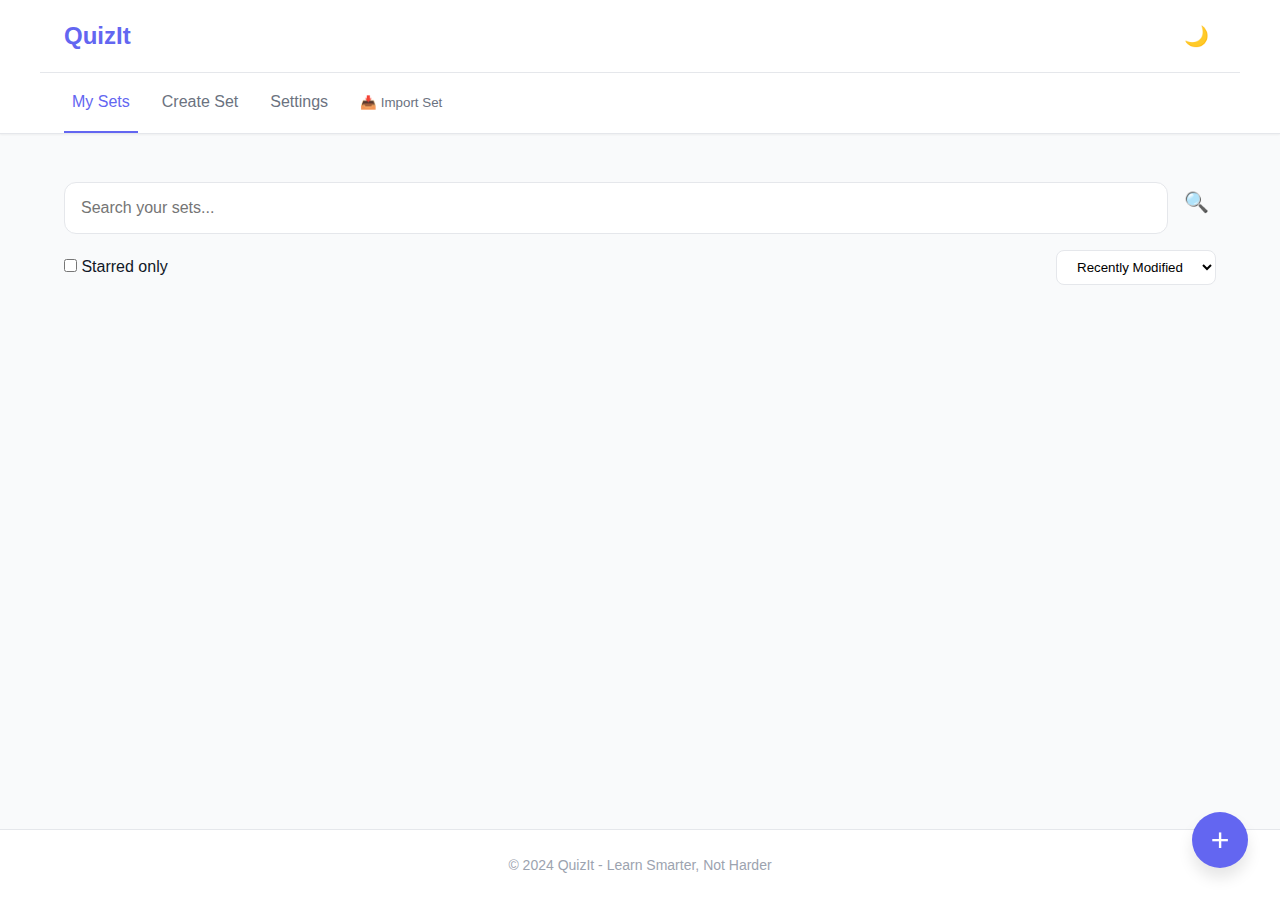
<file: index.html>
<!DOCTYPE html>
<html lang="en">
<head>
    <meta charset="UTF-8">
    <meta name="viewport" content="width=device-width, initial-scale=1.0">
    <meta name="description" content="QuizIt - A powerful flashcard PWA for effective learning">
    <meta name="theme-color" content="#6366f1">
    <title>QuizIt - Your Study Sets</title>

    <link rel="manifest" href="manifest.json">
    <link rel="icon" type="image/x-icon" href="images/favicon.ico">

    <link rel="stylesheet" href="css/main.css">
    <link rel="stylesheet" href="css/components.css">
    <link rel="stylesheet" href="css/themes.css">
</head>
<body>
    <div class="app-container">
        <!-- Header -->
        <header class="app-header">
            <div class="header-content">
                <h1 class="app-title">QuizIt</h1>
                <div class="header-actions">
                    <button id="themeToggle" class="icon-btn" title="Toggle theme">
                        <span class="theme-icon">🌙</span>
                    </button>
                    <button id="installBtn" class="btn btn-primary" style="display: none;">
                        Install App
                    </button>
                </div>
            </div>
            <nav class="main-nav">
                <a href="index.html" class="nav-link active">My Sets</a>
                <a href="create.html" class="nav-link">Create Set</a>
                <a href="settings.html" class="nav-link">Settings</a>
                <button id="importSetBtn" class="nav-link" style="background: none; border: none; cursor: pointer;">📥 Import Set</button>
            </nav>
        </header>

        <!-- Main Content -->
        <main class="main-content">
            <div class="content-wrapper">
                <!-- Search and Filter -->
                <div class="search-section">
                    <div class="search-bar">
                        <input type="text" id="searchInput" placeholder="Search your sets..." class="search-input">
                        <button id="searchBtn" class="icon-btn">🔍</button>
                    </div>
                    <div class="filter-options">
                        <label>
                            <input type="checkbox" id="filterStarred"> Starred only
                        </label>
                        <select id="sortSelect" class="sort-select">
                            <option value="modified">Recently Modified</option>
                            <option value="created">Recently Created</option>
                            <option value="name">Name (A-Z)</option>
                            <option value="cards">Card Count</option>
                        </select>
                    </div>
                </div>

                <!-- Card Sets Grid -->
                <div id="setsContainer" class="sets-grid">
                    <!-- Sets will be dynamically loaded here -->
                </div>

                <!-- Empty State -->
                <div id="emptyState" class="empty-state" style="display: none;">
                    <div class="empty-state-icon">📚</div>
                    <h2>No study sets yet</h2>
                    <p>Create your first flashcard set to get started!</p>
                    <a href="create.html" class="btn btn-primary">Create Your First Set</a>
                </div>

                <!-- Floating Action Button -->
                <a href="create.html" class="fab" title="Create new set">
                    <span class="fab-icon">+</span>
                </a>
            </div>
        </main>

        <!-- Footer -->
        <footer class="app-footer">
            <p>&copy; 2024 QuizIt - Learn Smarter, Not Harder</p>
        </footer>
    </div>

    <!-- Set Card Template -->
    <template id="setCardTemplate">
        <div class="set-card" data-set-id="">
            <div class="set-card-header">
                <h3 class="set-title"></h3>
                <button class="star-btn" title="Star this set">⭐</button>
            </div>
            <p class="set-description"></p>
            <div class="set-meta">
                <span class="card-count"></span>
                <span class="last-studied"></span>
            </div>
            <div class="set-stats">
                <div class="stat">
                    <span class="stat-label">Mastery</span>
                    <div class="progress-bar">
                        <div class="progress-fill"></div>
                    </div>
                    <span class="stat-value"></span>
                </div>
            </div>
            <div class="set-actions">
                <button class="btn btn-secondary study-btn" data-mode="flashcards">
                    📇 Flashcards
                </button>
                <button class="btn btn-secondary study-btn" data-mode="learn">
                    📖 Learn
                </button>
                <button class="btn btn-secondary study-btn" data-mode="test">
                    📝 Test
                </button>
                <button class="btn btn-secondary study-btn" data-mode="match">
                    🎯 Match
                </button>
            </div>
            <div class="set-footer">
                <button class="text-btn analytics-btn">📊 Analytics</button>
                <button class="text-btn edit-btn">✏️ Edit</button>
                <button class="text-btn export-btn">📤 Export</button>
                <button class="text-btn delete-btn">🗑️ Delete</button>
            </div>
        </div>
    </template>

    <!-- Test Configuration Modal -->
    <div id="testConfigModal" class="modal" style="display: none;">
        <div class="modal-content">
            <h2>Configure Test</h2>
            <p>How many questions would you like in this test?</p>
            <div class="form-group">
                <label for="testQuestionCount" class="form-label">Number of questions:</label>
                <input
                    type="number"
                    id="testQuestionCount"
                    class="form-input"
                    min="1"
                    value="10"
                    style="width: 100%;"
                >
                <p style="font-size: 0.875rem; color: var(--text-tertiary); margin-top: 8px;">
                    <span id="testConfigHint"></span>
                </p>
            </div>
            <div class="modal-actions">
                <button id="cancelTestConfig" class="btn btn-secondary">Cancel</button>
                <button id="startTestConfig" class="btn btn-primary">Start Test</button>
            </div>
        </div>
    </div>

    <!-- Delete Confirmation Modal -->
    <div id="deleteModal" class="modal" style="display: none;">
        <div class="modal-content">
            <h2>Delete Study Set?</h2>
            <p>Are you sure you want to delete this set? This action cannot be undone.</p>
            <div class="modal-actions">
                <button id="cancelDelete" class="btn btn-secondary">Cancel</button>
                <button id="confirmDelete" class="btn btn-danger">Delete</button>
            </div>
        </div>
    </div>

    <!-- Import Set Modal -->
    <div id="importSetModal" class="modal" style="display: none;">
        <div class="modal-content">
            <h2>Import Study Set</h2>
            <p>Select a QuizIt backup file (.json) to import a complete set with all progress data:</p>
            <div style="margin-bottom: 1rem;">
                <input type="file" id="importSetFile" accept=".json" style="display: none;">
                <button onclick="document.getElementById('importSetFile').click()" class="btn btn-secondary" style="width: 100%;">
                    📁 Choose File
                </button>
            </div>
            <p style="font-size: 0.875rem; color: var(--text-tertiary); margin-top: 8px;">
                This will create a new study set with all cards, images, and your learning progress.
            </p>
            <div class="modal-actions">
                <button id="cancelImportSet" class="btn btn-secondary">Cancel</button>
            </div>
        </div>
    </div>

    <!-- Export Set Modal -->
    <div id="exportSetModal" class="modal" style="display: none;">
        <div class="modal-content">
            <h2>Export Study Set</h2>
            <p>Download a complete backup including all cards, images, and your progress:</p>
            <div class="modal-actions">
                <button id="closeExportSet" class="btn btn-secondary">Cancel</button>
                <button id="downloadFullSet" class="btn btn-primary">💾 Download Backup</button>
            </div>
        </div>
    </div>

    <script type="module" src="js/app.js"></script>
</body>
</html>
</file>
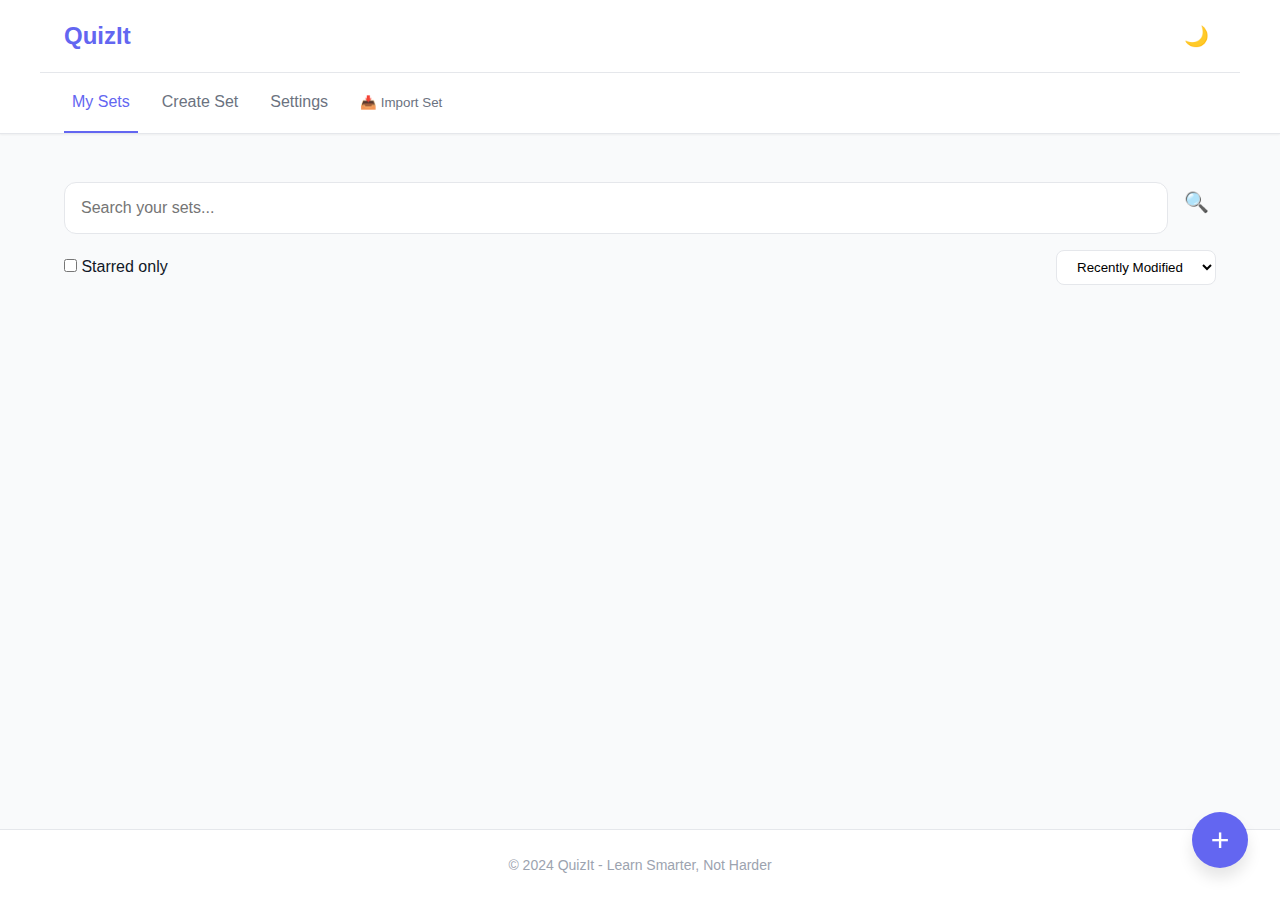
<file: analytics.html>
<!DOCTYPE html>
<html lang="en">
<head>
    <meta charset="UTF-8">
    <meta name="viewport" content="width=device-width, initial-scale=1.0">
    <meta name="description" content="QuizIt - Performance Analytics">
    <meta name="theme-color" content="#6366f1">
    <title>QuizIt - Analytics</title>

    <link rel="manifest" href="manifest.json">
    <link rel="icon" type="image/x-icon" href="images/favicon.ico">

    <link rel="stylesheet" href="css/main.css">
    <link rel="stylesheet" href="css/components.css">
    <link rel="stylesheet" href="css/analytics.css">
    <link rel="stylesheet" href="css/themes.css">
</head>
<body>
    <div class="app-container">
        <!-- Header -->
        <header class="app-header">
            <div class="header-content">
                <a href="index.html" class="back-btn">← Back</a>
                <h1 id="setTitle" class="page-title">Analytics</h1>
                <button id="themeToggle" class="icon-btn" title="Toggle theme">
                    <span class="theme-icon">🌙</span>
                </button>
            </div>
        </header>

        <!-- Main Content -->
        <main class="analytics-container">
            <div class="analytics-wrapper">

                <!-- Overview Stats -->
                <section class="overview-section">
                    <h2>Overview</h2>
                    <div class="stats-grid">
                        <div class="stat-card">
                            <div class="stat-icon">📚</div>
                            <div class="stat-info">
                                <div class="stat-value" id="totalCards">0</div>
                                <div class="stat-label">Total Cards</div>
                            </div>
                        </div>
                        <div class="stat-card">
                            <div class="stat-icon">📖</div>
                            <div class="stat-info">
                                <div class="stat-value" id="totalSessions">0</div>
                                <div class="stat-label">Study Sessions</div>
                            </div>
                        </div>
                        <div class="stat-card">
                            <div class="stat-icon">⏱️</div>
                            <div class="stat-info">
                                <div class="stat-value" id="totalTime">0h 0m</div>
                                <div class="stat-label">Total Time</div>
                            </div>
                        </div>
                        <div class="stat-card">
                            <div class="stat-icon">🎯</div>
                            <div class="stat-info">
                                <div class="stat-value" id="overallAccuracy">0%</div>
                                <div class="stat-label">Overall Accuracy</div>
                            </div>
                        </div>
                        <div class="stat-card">
                            <div class="stat-icon">🏆</div>
                            <div class="stat-info">
                                <div class="stat-value" id="masteryLevel">0%</div>
                                <div class="stat-label">Mastery Level</div>
                            </div>
                        </div>
                        <div class="stat-card">
                            <div class="stat-icon">📈</div>
                            <div class="stat-info">
                                <div class="stat-value" id="avgScore">0%</div>
                                <div class="stat-label">Average Score</div>
                            </div>
                        </div>
                    </div>
                </section>

                <!-- Performance Over Time Chart -->
                <section class="chart-section">
                    <h2>Performance Over Time</h2>
                    <div class="chart-controls">
                        <select id="timeRangeSelect" class="chart-select">
                            <option value="7">Last 7 Days</option>
                            <option value="30" selected>Last 30 Days</option>
                            <option value="90">Last 90 Days</option>
                            <option value="all">All Time</option>
                        </select>
                    </div>
                    <div class="chart-container">
                        <canvas id="performanceChart"></canvas>
                    </div>
                </section>

                <!-- Accuracy by Mode Chart -->
                <section class="chart-section">
                    <h2>Accuracy by Study Mode</h2>
                    <div class="chart-container chart-container-small">
                        <canvas id="accuracyByModeChart"></canvas>
                    </div>
                </section>

                <!-- Study Sessions History -->
                <section class="sessions-section">
                    <h2>Recent Study Sessions</h2>
                    <div id="sessionsContainer" class="sessions-list">
                        <!-- Sessions will be dynamically loaded -->
                    </div>
                </section>

                <!-- Card Performance Details -->
                <section class="card-performance-section">
                    <h2>Card Performance</h2>
                    <div class="performance-controls">
                        <select id="performanceFilter" class="chart-select">
                            <option value="all">All Cards</option>
                            <option value="struggling">Struggling With</option>
                            <option value="mastered">Mastered</option>
                            <option value="learning">Learning</option>
                        </select>
                        <select id="sortBy" class="chart-select">
                            <option value="accuracy">Sort by Accuracy</option>
                            <option value="attempts">Sort by Attempts</option>
                            <option value="lastStudied">Sort by Last Studied</option>
                        </select>
                    </div>
                    <div id="cardPerformanceContainer" class="card-performance-list">
                        <!-- Card performance items will be dynamically loaded -->
                    </div>
                </section>

                <!-- Heatmap -->
                <section class="heatmap-section">
                    <h2>Study Activity Heatmap</h2>
                    <div id="heatmapContainer" class="heatmap-container">
                        <!-- Heatmap will be dynamically generated -->
                    </div>
                </section>

                <!-- Flashcard Mastery Heatmap -->
                <section class="heatmap-section">
                    <h2>Flashcard Mastery Heatmap</h2>
                    <p style="font-size: 0.875rem; color: var(--text-tertiary); margin-bottom: var(--spacing-md);">
                        Click on any card to view its details
                    </p>
                    <div class="mastery-legend">
                        <span class="legend-label">0%</span>
                        <div class="legend-gradient"></div>
                        <span class="legend-label">100%</span>
                    </div>
                    <div id="cardMasteryHeatmap" class="card-mastery-heatmap">
                        <!-- Card mastery heatmap will be dynamically generated -->
                    </div>
                </section>

            </div>
        </main>
    </div>

    <!-- Card Detail Modal -->
    <div id="cardDetailModal" class="modal" style="display: none;">
        <div class="modal-content">
            <h2>Card Details</h2>
            <div id="cardDetailContent" class="card-detail-content">
                <div class="flashcard-preview">
                    <div class="flashcard-preview-side">
                        <div class="card-label">TERM</div>
                        <img id="modalCardFrontImage" class="card-image" style="display: none;" alt="">
                        <div id="modalCardFront" class="card-content"></div>
                    </div>
                    <div class="flashcard-preview-side">
                        <div class="card-label">DEFINITION</div>
                        <img id="modalCardBackImage" class="card-image" style="display: none;" alt="">
                        <div id="modalCardBack" class="card-content"></div>
                    </div>
                </div>
                <div class="card-detail-stats">
                    <div class="detail-stat">
                        <span class="detail-label">Mastery</span>
                        <span id="modalCardMastery" class="detail-value">0%</span>
                    </div>
                    <div class="detail-stat">
                        <span class="detail-label">Accuracy</span>
                        <span id="modalCardAccuracy" class="detail-value">0%</span>
                    </div>
                    <div class="detail-stat">
                        <span class="detail-label">Total Attempts</span>
                        <span id="modalCardAttempts" class="detail-value">0</span>
                    </div>
                    <div class="detail-stat">
                        <span class="detail-label">Correct</span>
                        <span id="modalCardCorrect" class="detail-value">0</span>
                    </div>
                    <div class="detail-stat">
                        <span class="detail-label">Incorrect</span>
                        <span id="modalCardIncorrect" class="detail-value">0</span>
                    </div>
                    <div class="detail-stat">
                        <span class="detail-label">Next Review</span>
                        <span id="modalCardNextReview" class="detail-value">-</span>
                    </div>
                </div>
            </div>
            <div class="modal-actions">
                <button id="closeCardDetail" class="btn btn-primary">Close</button>
            </div>
        </div>
    </div>

    <!-- Session Item Template -->
    <template id="sessionTemplate">
        <div class="session-item">
            <div class="session-header">
                <div class="session-mode"></div>
                <div class="session-date"></div>
            </div>
            <div class="session-stats">
                <span class="session-stat">
                    <span class="stat-label">Cards:</span>
                    <span class="session-cards"></span>
                </span>
                <span class="session-stat">
                    <span class="stat-label">Accuracy:</span>
                    <span class="session-accuracy"></span>
                </span>
                <span class="session-stat">
                    <span class="stat-label">Time:</span>
                    <span class="session-duration"></span>
                </span>
            </div>
        </div>
    </template>

    <!-- Card Performance Item Template -->
    <template id="cardPerformanceTemplate">
        <div class="card-performance-item">
            <div class="card-performance-header">
                <div class="card-term"></div>
                <div class="card-status-badge"></div>
            </div>
            <div class="card-performance-stats">
                <div class="performance-stat">
                    <span class="stat-label">Accuracy</span>
                    <div class="progress-bar">
                        <div class="progress-fill"></div>
                    </div>
                    <span class="stat-value"></span>
                </div>
                <div class="performance-stat-grid">
                    <div class="mini-stat">
                        <span class="mini-label">Attempts</span>
                        <span class="mini-value attempts-count"></span>
                    </div>
                    <div class="mini-stat">
                        <span class="mini-label">Correct</span>
                        <span class="mini-value correct-count"></span>
                    </div>
                    <div class="mini-stat">
                        <span class="mini-label">Last Studied</span>
                        <span class="mini-value last-studied"></span>
                    </div>
                    <div class="mini-stat">
                        <span class="mini-label">Next Review</span>
                        <span class="mini-value next-review"></span>
                    </div>
                </div>
            </div>
        </div>
    </template>

    <script src="lib/chart.min.js"></script>
    <script type="module" src="js/analytics.js"></script>
</body>
</html>
</file>
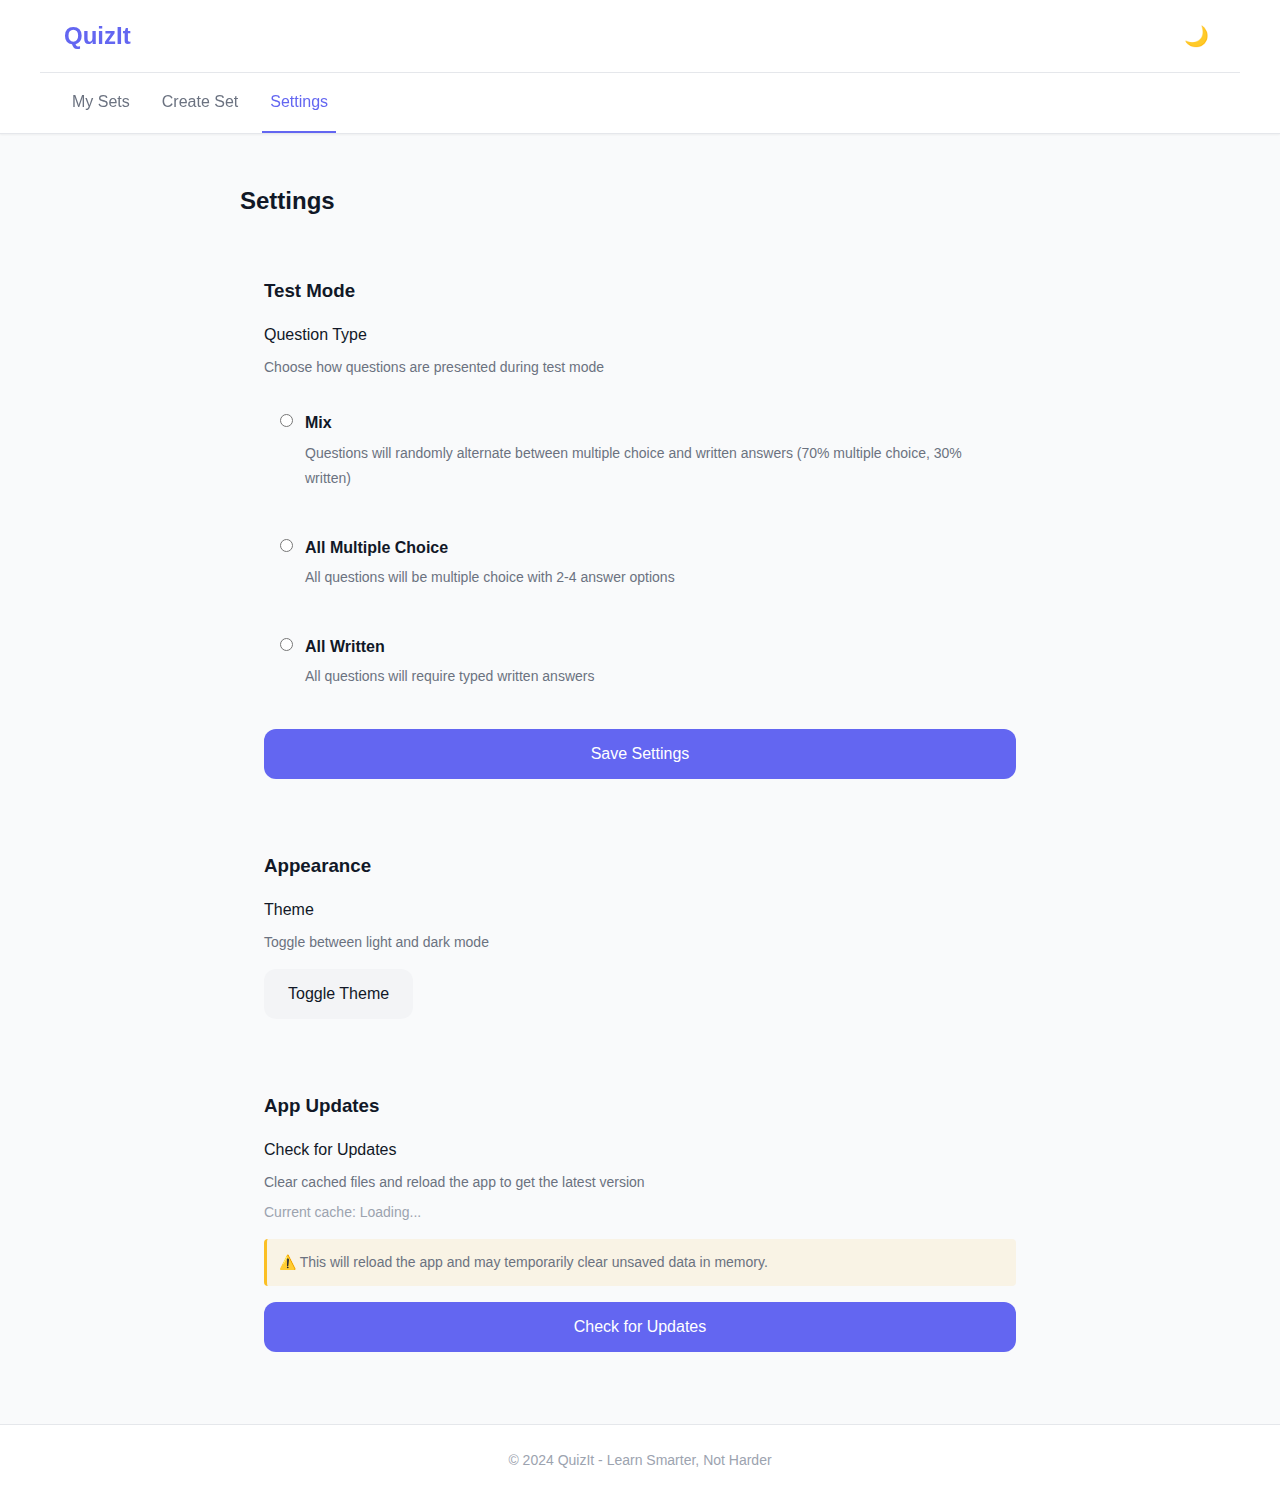
<file: settings.html>
<!DOCTYPE html>
<html lang="en">
<head>
    <meta charset="UTF-8">
    <meta name="viewport" content="width=device-width, initial-scale=1.0">
    <meta name="description" content="QuizIt Settings - Configure your learning preferences">
    <meta name="theme-color" content="#6366f1">
    <title>QuizIt - Settings</title>

    <link rel="manifest" href="manifest.json">
    <link rel="icon" type="image/x-icon" href="images/favicon.ico">

    <link rel="stylesheet" href="css/main.css">
    <link rel="stylesheet" href="css/components.css">
    <link rel="stylesheet" href="css/themes.css">
</head>
<body>
    <div class="app-container">
        <!-- Header -->
        <header class="app-header">
            <div class="header-content">
                <h1 class="app-title">QuizIt</h1>
                <div class="header-actions">
                    <button id="themeToggle" class="icon-btn" title="Toggle theme">
                        <span class="theme-icon">🌙</span>
                    </button>
                </div>
            </div>
            <nav class="main-nav">
                <a href="index.html" class="nav-link">My Sets</a>
                <a href="create.html" class="nav-link">Create Set</a>
                <a href="settings.html" class="nav-link active">Settings</a>
            </nav>
        </header>

        <!-- Main Content -->
        <main class="main-content">
            <div class="content-wrapper" style="max-width: 800px; margin: 0 auto;">
                <h2 style="margin-bottom: 2rem;">Settings</h2>

                <!-- Test Mode Settings -->
                <div class="settings-section" style="background: var(--surface); padding: 1.5rem; border-radius: 12px; margin-bottom: 1.5rem;">
                    <h3 style="margin-top: 0; margin-bottom: 1rem; color: var(--text-primary);">Test Mode</h3>

                    <div class="setting-item" style="margin-bottom: 1.5rem;">
                        <label style="display: block; font-weight: 500; margin-bottom: 0.5rem; color: var(--text-primary);">
                            Question Type
                        </label>
                        <p style="font-size: 0.875rem; color: var(--text-secondary); margin-bottom: 1rem;">
                            Choose how questions are presented during test mode
                        </p>

                        <div class="radio-group">
                            <label class="radio-option" style="display: flex; align-items: flex-start; padding: 1rem; border: 2px solid var(--border); border-radius: 8px; margin-bottom: 0.75rem; cursor: pointer; transition: all 0.2s;">
                                <input type="radio" name="questionType" value="mix" id="questionTypeMix" style="margin-right: 0.75rem; margin-top: 0.25rem;">
                                <div>
                                    <strong style="display: block; margin-bottom: 0.25rem;">Mix</strong>
                                    <span style="font-size: 0.875rem; color: var(--text-secondary);">
                                        Questions will randomly alternate between multiple choice and written answers (70% multiple choice, 30% written)
                                    </span>
                                </div>
                            </label>

                            <label class="radio-option" style="display: flex; align-items: flex-start; padding: 1rem; border: 2px solid var(--border); border-radius: 8px; margin-bottom: 0.75rem; cursor: pointer; transition: all 0.2s;">
                                <input type="radio" name="questionType" value="mc" id="questionTypeMC" style="margin-right: 0.75rem; margin-top: 0.25rem;">
                                <div>
                                    <strong style="display: block; margin-bottom: 0.25rem;">All Multiple Choice</strong>
                                    <span style="font-size: 0.875rem; color: var(--text-secondary);">
                                        All questions will be multiple choice with 2-4 answer options
                                    </span>
                                </div>
                            </label>

                            <label class="radio-option" style="display: flex; align-items: flex-start; padding: 1rem; border: 2px solid var(--border); border-radius: 8px; cursor: pointer; transition: all 0.2s;">
                                <input type="radio" name="questionType" value="written" id="questionTypeWritten" style="margin-right: 0.75rem; margin-top: 0.25rem;">
                                <div>
                                    <strong style="display: block; margin-bottom: 0.25rem;">All Written</strong>
                                    <span style="font-size: 0.875rem; color: var(--text-secondary);">
                                        All questions will require typed written answers
                                    </span>
                                </div>
                            </label>
                        </div>
                    </div>

                    <button id="saveSettings" class="btn btn-primary" style="width: 100%;">
                        Save Settings
                    </button>
                </div>

                <!-- Theme Settings -->
                <div class="settings-section" style="background: var(--surface); padding: 1.5rem; border-radius: 12px; margin-bottom: 1.5rem;">
                    <h3 style="margin-top: 0; margin-bottom: 1rem; color: var(--text-primary);">Appearance</h3>

                    <div class="setting-item">
                        <label style="display: block; font-weight: 500; margin-bottom: 0.5rem; color: var(--text-primary);">
                            Theme
                        </label>
                        <p style="font-size: 0.875rem; color: var(--text-secondary); margin-bottom: 1rem;">
                            Toggle between light and dark mode
                        </p>
                        <button id="themeToggleSettings" class="btn btn-secondary">
                            Toggle Theme
                        </button>
                    </div>
                </div>

                <!-- App Updates -->
                <div class="settings-section" style="background: var(--surface); padding: 1.5rem; border-radius: 12px;">
                    <h3 style="margin-top: 0; margin-bottom: 1rem; color: var(--text-primary);">App Updates</h3>

                    <div class="setting-item">
                        <label style="display: block; font-weight: 500; margin-bottom: 0.5rem; color: var(--text-primary);">
                            Check for Updates
                        </label>
                        <p style="font-size: 0.875rem; color: var(--text-secondary); margin-bottom: 0.5rem;">
                            Clear cached files and reload the app to get the latest version
                        </p>
                        <p id="cacheVersion" style="font-size: 0.875rem; color: var(--text-tertiary); margin-bottom: 1rem;">
                            Current cache: Loading...
                        </p>
                        <p style="font-size: 0.875rem; color: var(--text-secondary); margin-bottom: 1rem; padding: 0.75rem; background: var(--warning-light, rgba(251, 191, 36, 0.1)); border-left: 3px solid var(--warning, #fbbf24); border-radius: 4px;">
                            ⚠️ This will reload the app and may temporarily clear unsaved data in memory.
                        </p>
                        <button id="checkForUpdates" class="btn btn-primary" style="width: 100%;">
                            <span id="updateButtonText">Check for Updates</span>
                        </button>
                    </div>
                </div>
            </div>
        </main>

        <!-- Footer -->
        <footer class="app-footer">
            <p>&copy; 2024 QuizIt - Learn Smarter, Not Harder</p>
        </footer>
    </div>

    <script type="module">
        import { getThemePreference, setThemePreference, toggleTheme, getTestQuestionTypePreference, setTestQuestionTypePreference, showToast } from './js/utils.js';

        // Define helper function first
        function updateThemeIcon() {
            const theme = getThemePreference();
            const icons = document.querySelectorAll('.theme-icon');
            icons.forEach(icon => {
                icon.textContent = theme === 'light' ? '🌙' : '☀️';
            });
        }

        // Initialize theme on page load
        const currentTheme = getThemePreference();
        setThemePreference(currentTheme);
        updateThemeIcon();

        // Load current settings
        const currentType = getTestQuestionTypePreference();
        const radioButton = document.getElementById(`questionType${currentType === 'mc' ? 'MC' : currentType === 'written' ? 'Written' : 'Mix'}`);
        if (radioButton) {
            radioButton.checked = true;
        }

        // Add visual feedback for selected radio option
        document.querySelectorAll('.radio-option').forEach(option => {
            const input = option.querySelector('input[type="radio"]');

            // Set initial state
            if (input.checked) {
                option.style.borderColor = 'var(--primary)';
                option.style.backgroundColor = 'var(--primary-light, rgba(99, 102, 241, 0.1))';
            }

            option.addEventListener('click', () => {
                // Remove highlight from all options
                document.querySelectorAll('.radio-option').forEach(opt => {
                    opt.style.borderColor = 'var(--border)';
                    opt.style.backgroundColor = 'transparent';
                });

                // Highlight selected option
                option.style.borderColor = 'var(--primary)';
                option.style.backgroundColor = 'var(--primary-light, rgba(99, 102, 241, 0.1))';
            });
        });

        // Save settings
        document.getElementById('saveSettings').addEventListener('click', () => {
            const selectedType = document.querySelector('input[name="questionType"]:checked').value;
            console.log('[DEBUG] Settings page - User selected:', selectedType);
            setTestQuestionTypePreference(selectedType);
            console.log('[DEBUG] Settings page - After save, verifying with getter:', getTestQuestionTypePreference());
            showToast('Settings saved successfully!', 'success');
        });

        // Theme toggle buttons
        document.getElementById('themeToggle').addEventListener('click', () => {
            const newTheme = toggleTheme();
            updateThemeIcon();
        });

        document.getElementById('themeToggleSettings').addEventListener('click', () => {
            const newTheme = toggleTheme();
            updateThemeIcon();
        });

        // Display current cache version
        async function displayCacheVersion() {
            try {
                const cacheNames = await caches.keys();
                const quizitCache = cacheNames.find(name => name.startsWith('quizit-'));
                if (quizitCache) {
                    document.getElementById('cacheVersion').textContent = `Current cache: ${quizitCache}`;
                } else {
                    document.getElementById('cacheVersion').textContent = 'Current cache: No cache found';
                }
            } catch (error) {
                console.error('Error getting cache version:', error);
                document.getElementById('cacheVersion').textContent = 'Current cache: Unable to detect';
            }
        }

        // Check for updates function
        async function checkForUpdates() {
            const button = document.getElementById('checkForUpdates');
            const buttonText = document.getElementById('updateButtonText');

            try {
                // Disable button and show loading state
                button.disabled = true;
                buttonText.textContent = 'Updating...';

                // Step 1: Unregister all service workers
                if ('serviceWorker' in navigator) {
                    const registrations = await navigator.serviceWorker.getRegistrations();
                    for (let registration of registrations) {
                        await registration.unregister();
                        console.log('Service worker unregistered');
                    }
                }

                // Step 2: Clear all caches
                const cacheNames = await caches.keys();
                await Promise.all(
                    cacheNames.map(cacheName => {
                        console.log('Deleting cache:', cacheName);
                        return caches.delete(cacheName);
                    })
                );

                // Step 3: Show success message
                buttonText.textContent = 'Reloading...';
                showToast('Cache cleared! Reloading app...', 'success', 2000);

                // Step 4: Reload the page after a short delay
                setTimeout(() => {
                    window.location.reload(true);
                }, 1500);

            } catch (error) {
                console.error('Error during update:', error);
                showToast('Error clearing cache. Please try manually refreshing.', 'error');
                button.disabled = false;
                buttonText.textContent = 'Check for Updates';
            }
        }

        // Initialize cache version display
        displayCacheVersion();

        // Check for Updates button
        document.getElementById('checkForUpdates').addEventListener('click', checkForUpdates);
    </script>
</body>
</html>
</file>
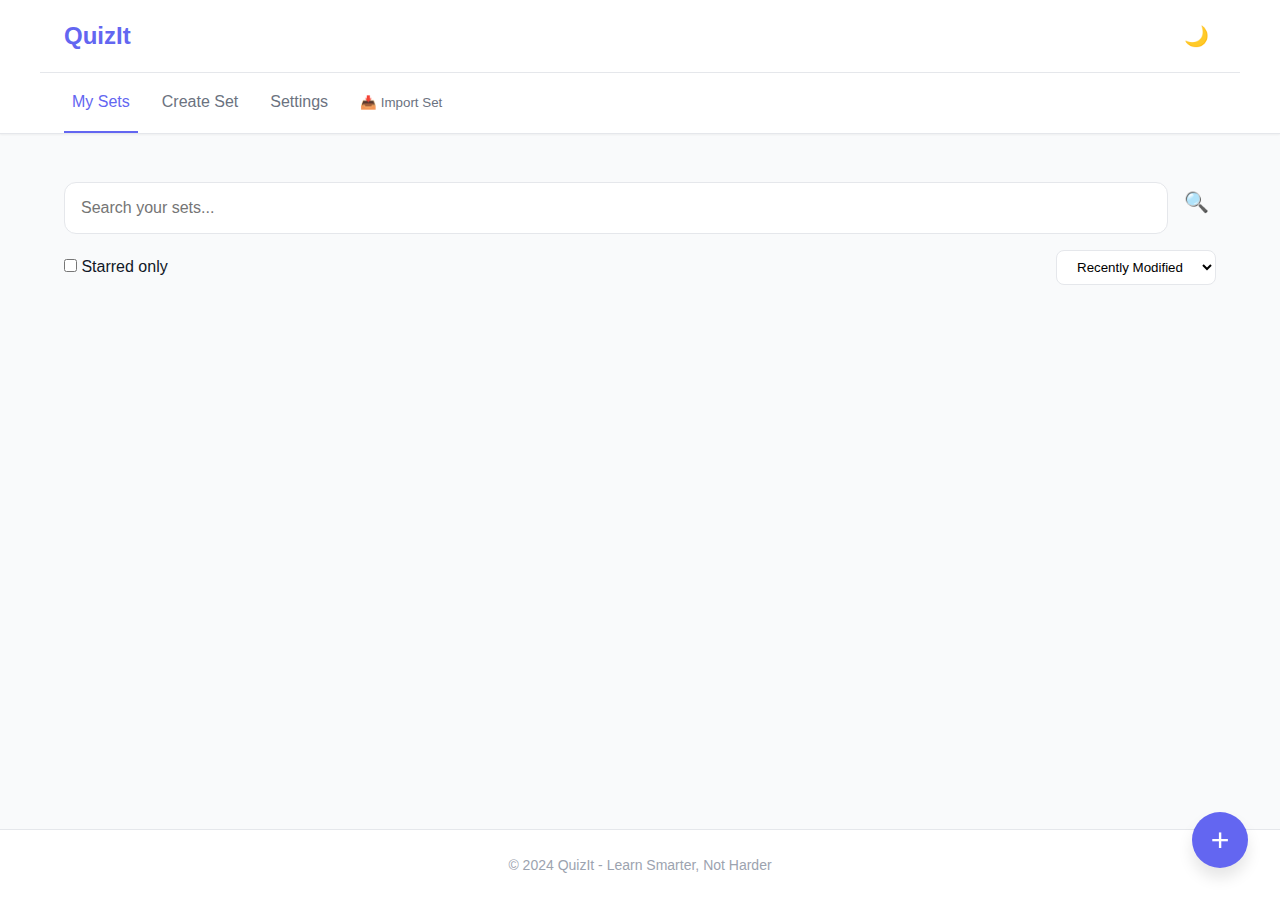
<file: study.html>
<!DOCTYPE html>
<html lang="en">
<head>
    <meta charset="UTF-8">
    <meta name="viewport" content="width=device-width, initial-scale=1.0">
    <meta name="description" content="QuizIt - Study Mode">
    <meta name="theme-color" content="#6366f1">
    <title>QuizIt - Study</title>

    <link rel="manifest" href="manifest.json">
    <link rel="icon" type="image/x-icon" href="images/favicon.ico">

    <link rel="stylesheet" href="css/main.css">
    <link rel="stylesheet" href="css/components.css">
    <link rel="stylesheet" href="css/themes.css">
</head>
<body>
    <div class="app-container">
        <!-- Header -->
        <header class="app-header study-header">
            <div class="header-content">
                <a href="index.html" class="back-btn">← Back</a>
                <div class="study-info">
                    <h1 id="setTitle" class="set-name">Study Set</h1>
                    <span id="modeLabel" class="mode-label"></span>
                </div>
                <button id="themeToggle" class="icon-btn" title="Toggle theme">
                    <span class="theme-icon">🌙</span>
                </button>
            </div>
        </header>

        <!-- Progress Bar -->
        <div class="study-progress">
            <div class="progress-info">
                <span id="progressText">0 / 0</span>
                <span id="accuracyText">Accuracy: 0%</span>
            </div>
            <div class="progress-bar-container">
                <div id="progressBar" class="progress-bar-fill"></div>
            </div>
        </div>

        <!-- Main Study Area -->
        <main class="study-container">

            <!-- Flashcards Mode -->
            <div id="flashcardsMode" class="study-mode" style="display: none;">
                <div class="flashcard-wrapper">
                    <div id="flashcard" class="flashcard">
                        <div class="flashcard-inner">
                            <div class="flashcard-front">
                                <div class="card-label">Question</div>
                                <img id="cardFrontImage" class="card-image" style="display: none;" alt="">
                                <div id="cardFront" class="card-content"></div>
                            </div>
                            <div class="flashcard-back">
                                <div class="card-label">Answer</div>
                                <img id="cardBackImage" class="card-image" style="display: none;" alt="">
                                <div id="cardBack" class="card-content"></div>
                            </div>
                        </div>
                    </div>
                    <p class="card-hint">Click card to flip</p>
                </div>

                <div class="confidence-rating" id="confidenceRating" style="display: none;">
                    <p>How well did you know this?</p>
                    <div class="rating-buttons">
                        <button class="btn-rating" data-rating="1">😔 Again</button>
                        <button class="btn-rating" data-rating="3">🤔 Hard</button>
                        <button class="btn-rating" data-rating="4">😊 Good</button>
                        <button class="btn-rating" data-rating="5">😄 Easy</button>
                    </div>
                </div>

                <div class="study-controls" id="flashcardControls">
                    <button id="prevCard" class="btn btn-secondary">← Previous</button>
                    <button id="shuffleCards" class="btn btn-secondary">🔀 Shuffle</button>
                    <button id="nextCard" class="btn btn-primary">Next →</button>
                </div>
            </div>

            <!-- Learn Mode -->
            <div id="learnMode" class="study-mode" style="display: none;">
                <div class="learn-wrapper">
                    <div class="learn-card">
                        <div class="card-label">Question</div>
                        <img id="learnQuestionImage" class="card-image" style="display: none;" alt="">
                        <div id="learnQuestion" class="card-content"></div>
                    </div>

                    <div id="learnAnswer" class="learn-answer" style="display: none;">
                        <div class="answer-section">
                            <div class="card-label">Your Answer</div>
                            <div id="userAnswer" class="user-answer"></div>
                        </div>
                        <div class="answer-section">
                            <div class="card-label">Correct Answer</div>
                            <div id="correctAnswer" class="correct-answer"></div>
                        </div>
                        <div id="answerFeedback" class="answer-feedback"></div>
                    </div>

                    <div id="learnInput" class="learn-input-section">
                        <textarea
                            id="answerInput"
                            class="answer-textarea"
                            placeholder="Type your answer here..."
                            rows="3"
                        ></textarea>
                        <button id="checkAnswer" class="btn btn-primary">Check Answer</button>
                    </div>

                    <div id="learnContinue" class="learn-continue" style="display: none;">
                        <button id="continueLearn" class="btn btn-primary">Continue →</button>
                    </div>
                </div>
            </div>

            <!-- Test Mode -->
            <div id="testMode" class="study-mode" style="display: none;">
                <div class="test-wrapper">
                    <div class="test-question">
                        <div class="question-number">Question <span id="questionNum">1</span></div>
                        <img id="testQuestionImage" class="card-image" style="display: none;" alt="">
                        <div id="testQuestion" class="card-content"></div>
                    </div>

                    <div id="testChoices" class="test-choices">
                        <!-- Multiple choice options will be inserted here -->
                    </div>

                    <div id="testWritten" class="test-written" style="display: none;">
                        <textarea
                            id="testWrittenAnswer"
                            class="answer-textarea"
                            placeholder="Type your answer here..."
                            rows="4"
                        ></textarea>
                    </div>

                    <div id="testFeedback" class="test-feedback" style="display: none;"></div>

                    <div class="study-controls">
                        <button id="submitTest" class="btn btn-primary">Submit Answer</button>
                        <button id="nextTest" class="btn btn-primary" style="display: none;">Next Question →</button>
                    </div>
                </div>
            </div>

            <!-- Match Mode -->
            <div id="matchMode" class="study-mode" style="display: none;">
                <div class="match-wrapper">
                    <div class="match-timer">
                        <span>Time: <span id="matchTimer">0:00</span></span>
                        <span>Matches: <span id="matchCount">0 / 0</span></span>
                    </div>

                    <div id="matchGrid" class="match-grid">
                        <!-- Match tiles will be inserted here -->
                    </div>

                    <div id="matchComplete" class="match-complete" style="display: none;">
                        <h2>🎉 Completed!</h2>
                        <p>Time: <span id="finalTime"></span></p>
                        <button id="restartMatch" class="btn btn-primary">Play Again</button>
                    </div>
                </div>
            </div>

            <!-- Session Complete -->
            <div id="sessionComplete" class="session-complete" style="display: none;">
                <div class="complete-content">
                    <h2>🎉 Session Complete!</h2>
                    <div class="session-stats">
                        <div class="stat-item">
                            <div class="stat-number" id="totalCards">0</div>
                            <div class="stat-label">Cards Studied</div>
                        </div>
                        <div class="stat-item">
                            <div class="stat-number" id="finalAccuracy">0%</div>
                            <div class="stat-label">Accuracy</div>
                        </div>
                        <div class="stat-item">
                            <div class="stat-number" id="studyTime">0:00</div>
                            <div class="stat-label">Study Time</div>
                        </div>
                    </div>
                    <div class="complete-actions">
                        <button id="studyAgain" class="btn btn-primary">Study Again</button>
                        <a href="index.html" class="btn btn-secondary">Back to Sets</a>
                        <button id="viewAnalytics" class="btn btn-secondary">View Analytics</button>
                    </div>
                </div>
            </div>
        </main>
    </div>

    <script type="module" src="js/study-modes.js"></script>
</body>
</html>
</file>
<file: css/main.css>
/* Root Variables */
:root {
    --primary-color: #6366f1;
    --primary-dark: #4f46e5;
    --primary-light: #818cf8;
    --secondary-color: #8b5cf6;
    --success-color: #10b981;
    --warning-color: #f59e0b;
    --danger-color: #ef4444;
    --info-color: #3b82f6;

    --bg-primary: #ffffff;
    --bg-secondary: #f9fafb;
    --bg-tertiary: #f3f4f6;
    --text-primary: #111827;
    --text-secondary: #6b7280;
    --text-tertiary: #9ca3af;

    --border-color: #e5e7eb;
    --border-radius: 12px;
    --border-radius-sm: 8px;
    --border-radius-lg: 16px;

    --shadow-sm: 0 1px 2px rgba(0, 0, 0, 0.05);
    --shadow-md: 0 4px 6px rgba(0, 0, 0, 0.07);
    --shadow-lg: 0 10px 15px rgba(0, 0, 0, 0.1);
    --shadow-xl: 0 20px 25px rgba(0, 0, 0, 0.15);

    --transition-fast: 150ms ease;
    --transition-normal: 250ms ease;
    --transition-slow: 350ms ease;

    --font-sans: -apple-system, BlinkMacSystemFont, 'Segoe UI', Roboto, 'Helvetica Neue', Arial, sans-serif;
    --font-mono: 'Courier New', Courier, monospace;

    --max-width: 1200px;
    --spacing-xs: 4px;
    --spacing-sm: 8px;
    --spacing-md: 16px;
    --spacing-lg: 24px;
    --spacing-xl: 32px;
    --spacing-2xl: 48px;
}

/* CSS Reset */
* {
    margin: 0;
    padding: 0;
    box-sizing: border-box;
}

html {
    font-size: 16px;
    -webkit-font-smoothing: antialiased;
    -moz-osx-font-smoothing: grayscale;
}

body {
    font-family: var(--font-sans);
    background-color: var(--bg-secondary);
    color: var(--text-primary);
    line-height: 1.6;
    min-height: 100vh;
}

a {
    color: var(--primary-color);
    text-decoration: none;
}

a:hover {
    text-decoration: underline;
}

button {
    font-family: inherit;
    cursor: pointer;
}

input, textarea, select {
    font-family: inherit;
}

/* App Container */
.app-container {
    display: flex;
    flex-direction: column;
    min-height: 100vh;
}

/* Header */
.app-header {
    background-color: var(--bg-primary);
    border-bottom: 1px solid var(--border-color);
    box-shadow: var(--shadow-sm);
    position: sticky;
    top: 0;
    z-index: 100;
}

.header-content {
    max-width: var(--max-width);
    margin: 0 auto;
    padding: var(--spacing-md) var(--spacing-lg);
    display: flex;
    align-items: center;
    justify-content: space-between;
    gap: var(--spacing-md);
}

.app-title, .page-title {
    font-size: 1.5rem;
    font-weight: 700;
    color: var(--primary-color);
    margin: 0;
}

.header-actions {
    display: flex;
    align-items: center;
    gap: var(--spacing-md);
}

/* Navigation */
.main-nav {
    max-width: var(--max-width);
    margin: 0 auto;
    padding: 0 var(--spacing-lg);
    display: flex;
    gap: var(--spacing-md);
    border-top: 1px solid var(--border-color);
}

.nav-link {
    padding: var(--spacing-md) var(--spacing-sm);
    color: var(--text-secondary);
    font-weight: 500;
    border-bottom: 2px solid transparent;
    transition: all var(--transition-fast);
}

.nav-link:hover {
    color: var(--text-primary);
    text-decoration: none;
}

.nav-link.active {
    color: var(--primary-color);
    border-bottom-color: var(--primary-color);
}

/* Main Content */
.main-content {
    flex: 1;
    max-width: var(--max-width);
    margin: 0 auto;
    width: 100%;
    padding: var(--spacing-2xl) var(--spacing-lg);
}

.content-wrapper {
    position: relative;
}

/* Footer */
.app-footer {
    background-color: var(--bg-primary);
    border-top: 1px solid var(--border-color);
    padding: var(--spacing-lg);
    text-align: center;
    color: var(--text-tertiary);
    font-size: 0.875rem;
}

/* Search Section */
.search-section {
    margin-bottom: var(--spacing-xl);
}

.search-bar {
    display: flex;
    gap: var(--spacing-sm);
    margin-bottom: var(--spacing-md);
}

.search-input {
    flex: 1;
    padding: var(--spacing-md);
    border: 1px solid var(--border-color);
    border-radius: var(--border-radius);
    font-size: 1rem;
    transition: all var(--transition-fast);
}

.search-input:focus {
    outline: none;
    border-color: var(--primary-color);
    box-shadow: 0 0 0 3px rgba(99, 102, 241, 0.1);
}

.filter-options {
    display: flex;
    justify-content: space-between;
    align-items: center;
    gap: var(--spacing-md);
    flex-wrap: wrap;
}

.sort-select {
    padding: var(--spacing-sm) var(--spacing-md);
    border: 1px solid var(--border-color);
    border-radius: var(--border-radius-sm);
    background-color: var(--bg-primary);
    cursor: pointer;
}

/* Sets Grid */
.sets-grid {
    display: grid;
    grid-template-columns: repeat(auto-fill, minmax(320px, 1fr));
    gap: var(--spacing-lg);
    margin-bottom: var(--spacing-xl);
}

/* Empty State */
.empty-state {
    text-align: center;
    padding: var(--spacing-2xl);
}

.empty-state-icon {
    font-size: 4rem;
    margin-bottom: var(--spacing-lg);
}

.empty-state h2 {
    color: var(--text-primary);
    margin-bottom: var(--spacing-sm);
}

.empty-state p {
    color: var(--text-secondary);
    margin-bottom: var(--spacing-xl);
}

/* Floating Action Button */
.fab {
    position: fixed;
    bottom: var(--spacing-xl);
    right: var(--spacing-xl);
    width: 56px;
    height: 56px;
    background-color: var(--primary-color);
    color: white;
    border-radius: 50%;
    display: flex;
    align-items: center;
    justify-content: center;
    box-shadow: var(--shadow-lg);
    transition: all var(--transition-normal);
    z-index: 90;
}

.fab:hover {
    background-color: var(--primary-dark);
    transform: scale(1.1);
    box-shadow: var(--shadow-xl);
    text-decoration: none;
}

.fab-icon {
    font-size: 2rem;
    line-height: 1;
}

/* Back Button */
.back-btn {
    display: inline-flex;
    align-items: center;
    padding: var(--spacing-sm) var(--spacing-md);
    color: var(--text-secondary);
    font-weight: 500;
    border-radius: var(--border-radius-sm);
    transition: all var(--transition-fast);
}

.back-btn:hover {
    background-color: var(--bg-secondary);
    color: var(--text-primary);
    text-decoration: none;
}

/* Study Header */
.study-header .header-content {
    display: grid;
    grid-template-columns: auto 1fr auto;
    align-items: center;
}

.study-info {
    display: flex;
    flex-direction: column;
    align-items: center;
    gap: var(--spacing-xs);
}

.set-name {
    font-size: 1.25rem;
}

.mode-label {
    display: inline-block;
    padding: var(--spacing-xs) var(--spacing-md);
    background-color: var(--primary-light);
    color: white;
    border-radius: var(--border-radius-sm);
    font-size: 0.875rem;
    font-weight: 500;
}

/* Progress Bar */
.study-progress {
    background-color: var(--bg-primary);
    border-bottom: 1px solid var(--border-color);
    padding: var(--spacing-md) var(--spacing-lg);
}

.progress-info {
    max-width: var(--max-width);
    margin: 0 auto var(--spacing-sm);
    display: flex;
    justify-content: space-between;
    font-size: 0.875rem;
    font-weight: 500;
    color: var(--text-secondary);
}

.progress-bar-container {
    max-width: var(--max-width);
    margin: 0 auto;
    height: 8px;
    background-color: var(--bg-secondary);
    border-radius: 999px;
    overflow: hidden;
}

.progress-bar-fill {
    height: 100%;
    background: linear-gradient(90deg, var(--primary-color), var(--secondary-color));
    border-radius: 999px;
    transition: width var(--transition-normal);
    width: 0%;
}

/* Responsive Design */
@media (max-width: 768px) {
    .header-content {
        padding: var(--spacing-md);
    }

    .main-content {
        padding: var(--spacing-lg) var(--spacing-md);
    }

    .sets-grid {
        grid-template-columns: 1fr;
    }

    .fab {
        bottom: var(--spacing-lg);
        right: var(--spacing-lg);
        width: 48px;
        height: 48px;
    }

    .fab-icon {
        font-size: 1.5rem;
    }

    .filter-options {
        flex-direction: column;
        align-items: stretch;
    }
}

@media (max-width: 480px) {
    .app-title, .page-title {
        font-size: 1.25rem;
    }

    .main-nav {
        overflow-x: auto;
        scrollbar-width: none;
    }

    .main-nav::-webkit-scrollbar {
        display: none;
    }
}
</file>
<file: css/components.css>
/* Buttons */
.btn {
    display: inline-flex;
    align-items: center;
    justify-content: center;
    gap: var(--spacing-sm);
    padding: var(--spacing-md) var(--spacing-lg);
    font-size: 1rem;
    font-weight: 500;
    border: none;
    border-radius: var(--border-radius);
    transition: all var(--transition-fast);
    cursor: pointer;
}

.btn:disabled {
    opacity: 0.5;
    cursor: not-allowed;
}

.btn-primary {
    background-color: var(--primary-color);
    color: white;
}

.btn-primary:hover:not(:disabled) {
    background-color: var(--primary-dark);
}

.btn-secondary {
    background-color: var(--bg-tertiary);
    color: var(--text-primary);
}

.btn-secondary:hover:not(:disabled) {
    background-color: var(--border-color);
}

.btn-danger {
    background-color: var(--danger-color);
    color: white;
}

.btn-danger:hover:not(:disabled) {
    background-color: #dc2626;
}

.icon-btn {
    display: inline-flex;
    align-items: center;
    justify-content: center;
    width: 40px;
    height: 40px;
    padding: 0;
    background: transparent;
    border: none;
    border-radius: var(--border-radius-sm);
    cursor: pointer;
    transition: all var(--transition-fast);
    font-size: 1.25rem;
}

.icon-btn:hover {
    background-color: var(--bg-secondary);
}

.text-btn {
    display: inline-flex;
    align-items: center;
    gap: var(--spacing-xs);
    padding: var(--spacing-sm);
    background: none;
    border: none;
    color: var(--text-secondary);
    font-size: 0.875rem;
    cursor: pointer;
    transition: all var(--transition-fast);
}

.text-btn:hover {
    color: var(--primary-color);
}

/* Set Card */
.set-card {
    background-color: var(--bg-primary);
    border: 1px solid var(--border-color);
    border-radius: var(--border-radius-lg);
    padding: var(--spacing-lg);
    transition: all var(--transition-normal);
    display: flex;
    flex-direction: column;
    gap: var(--spacing-md);
}

.set-card:hover {
    box-shadow: var(--shadow-lg);
    transform: translateY(-2px);
}

.set-card-header {
    display: flex;
    justify-content: space-between;
    align-items: flex-start;
    gap: var(--spacing-md);
}

.set-title {
    font-size: 1.25rem;
    font-weight: 600;
    color: var(--text-primary);
    margin: 0;
    flex: 1;
    line-height: 1.3;
}

.star-btn {
    background: none;
    border: none;
    font-size: 1.25rem;
    cursor: pointer;
    filter: grayscale(1);
    opacity: 0.3;
    transition: all var(--transition-fast);
}

.star-btn:hover,
.star-btn.starred {
    filter: grayscale(0);
    opacity: 1;
}

.set-description {
    color: var(--text-secondary);
    font-size: 0.875rem;
    line-height: 1.5;
    overflow: hidden;
    text-overflow: ellipsis;
    display: -webkit-box;
    -webkit-line-clamp: 2;
    -webkit-box-orient: vertical;
}

.set-meta {
    display: flex;
    gap: var(--spacing-md);
    font-size: 0.875rem;
    color: var(--text-tertiary);
}

.set-stats {
    display: flex;
    flex-direction: column;
    gap: var(--spacing-sm);
}

.stat {
    display: flex;
    flex-direction: column;
    gap: var(--spacing-xs);
}

.stat-label {
    font-size: 0.75rem;
    color: var(--text-tertiary);
    text-transform: uppercase;
    letter-spacing: 0.05em;
    font-weight: 600;
}

.stat-value {
    font-size: 0.875rem;
    font-weight: 600;
    color: var(--text-primary);
}

.progress-bar {
    height: 6px;
    background-color: var(--bg-tertiary);
    border-radius: 999px;
    overflow: hidden;
    position: relative;
}

.progress-fill {
    height: 100%;
    background: linear-gradient(90deg, var(--primary-color), var(--secondary-color));
    border-radius: 999px;
    transition: width var(--transition-normal);
}

.set-actions {
    display: grid;
    grid-template-columns: repeat(2, 1fr);
    gap: var(--spacing-sm);
}

.set-footer {
    display: flex;
    justify-content: space-between;
    gap: var(--spacing-sm);
    padding-top: var(--spacing-md);
    border-top: 1px solid var(--border-color);
}

/* Study Container */
.study-container {
    max-width: 800px;
    margin: 0 auto;
    padding: var(--spacing-xl);
}

.study-mode {
    animation: fadeIn var(--transition-normal);
}

@keyframes fadeIn {
    from {
        opacity: 0;
        transform: translateY(10px);
    }
    to {
        opacity: 1;
        transform: translateY(0);
    }
}

/* Flashcard */
.flashcard-wrapper {
    display: flex;
    flex-direction: column;
    align-items: center;
    gap: var(--spacing-xl);
}

.flashcard {
    width: 100%;
    max-width: 600px;
    height: 400px;
    perspective: 1000px;
    cursor: pointer;
}

.flashcard-inner {
    position: relative;
    width: 100%;
    height: 100%;
    transition: transform 0.6s;
    transform-style: preserve-3d;
}

.flashcard.flipped .flashcard-inner {
    transform: rotateY(180deg);
}

.flashcard-front,
.flashcard-back {
    position: absolute;
    width: 100%;
    height: 100%;
    backface-visibility: hidden;
    background-color: var(--bg-primary);
    border: 2px solid var(--border-color);
    border-radius: var(--border-radius-lg);
    padding: var(--spacing-xl);
    display: flex;
    flex-direction: column;
    justify-content: center;
    align-items: center;
    box-shadow: var(--shadow-lg);
}

.flashcard-back {
    transform: rotateY(180deg);
    background: linear-gradient(135deg, var(--primary-light) 0%, var(--secondary-color) 100%);
    color: white;
    border-color: var(--primary-color);
}

.card-label {
    position: absolute;
    top: var(--spacing-md);
    left: var(--spacing-lg);
    font-size: 0.75rem;
    text-transform: uppercase;
    letter-spacing: 0.05em;
    font-weight: 600;
    color: var(--text-tertiary);
}

.flashcard-back .card-label {
    color: rgba(255, 255, 255, 0.8);
}

.card-content {
    font-size: 1.5rem;
    text-align: center;
    line-height: 1.5;
    word-wrap: break-word;
}

.card-image {
    max-width: 100%;
    max-height: 200px;
    object-fit: contain;
    margin: var(--spacing-md) auto;
    border-radius: var(--border-radius);
}

.card-hint {
    color: var(--text-tertiary);
    font-size: 0.875rem;
}

/* Confidence Rating */
.confidence-rating {
    text-align: center;
}

.confidence-rating p {
    margin-bottom: var(--spacing-md);
    font-weight: 500;
    color: var(--text-secondary);
}

.rating-buttons {
    display: flex;
    gap: var(--spacing-md);
    justify-content: center;
    flex-wrap: wrap;
}

.btn-rating {
    padding: var(--spacing-md) var(--spacing-lg);
    border: 2px solid var(--border-color);
    border-radius: var(--border-radius);
    background-color: var(--bg-primary);
    font-size: 1rem;
    font-weight: 500;
    cursor: pointer;
    transition: all var(--transition-fast);
}

.btn-rating:hover {
    border-color: var(--primary-color);
    background-color: var(--primary-light);
    color: white;
    transform: scale(1.05);
}

/* Study Controls */
.study-controls {
    display: flex;
    gap: var(--spacing-md);
    justify-content: center;
    flex-wrap: wrap;
}

/* Learn Mode */
.learn-wrapper {
    display: flex;
    flex-direction: column;
    gap: var(--spacing-xl);
}

.learn-card {
    background-color: var(--bg-primary);
    border: 2px solid var(--border-color);
    border-radius: var(--border-radius-lg);
    padding: var(--spacing-xl);
    min-height: 200px;
    display: flex;
    flex-direction: column;
    justify-content: center;
}

.learn-answer {
    display: flex;
    flex-direction: column;
    gap: var(--spacing-lg);
}

.answer-section {
    background-color: var(--bg-primary);
    border: 1px solid var(--border-color);
    border-radius: var(--border-radius);
    padding: var(--spacing-lg);
}

.user-answer {
    color: var(--text-primary);
    font-size: 1.125rem;
    margin-top: var(--spacing-sm);
}

.correct-answer {
    color: var(--success-color);
    font-size: 1.125rem;
    font-weight: 500;
    margin-top: var(--spacing-sm);
}

.answer-feedback {
    padding: var(--spacing-md);
    border-radius: var(--border-radius);
    text-align: center;
    font-weight: 500;
}

.answer-feedback.correct {
    background-color: rgba(16, 185, 129, 0.1);
    color: var(--success-color);
}

.answer-feedback.incorrect {
    background-color: rgba(239, 68, 68, 0.1);
    color: var(--danger-color);
}

.learn-input-section {
    display: flex;
    flex-direction: column;
    gap: var(--spacing-md);
}

.answer-textarea {
    width: 100%;
    padding: var(--spacing-md);
    border: 2px solid var(--border-color);
    border-radius: var(--border-radius);
    font-size: 1rem;
    resize: vertical;
    transition: all var(--transition-fast);
}

.answer-textarea:focus {
    outline: none;
    border-color: var(--primary-color);
    box-shadow: 0 0 0 3px rgba(99, 102, 241, 0.1);
}

/* Test Mode */
.test-wrapper {
    display: flex;
    flex-direction: column;
    gap: var(--spacing-xl);
}

.test-question {
    background-color: var(--bg-primary);
    border: 2px solid var(--border-color);
    border-radius: var(--border-radius-lg);
    padding: var(--spacing-xl);
    min-height: 150px;
    display: flex;
    flex-direction: column;
    justify-content: center;
}

.question-number {
    font-size: 0.875rem;
    color: var(--text-tertiary);
    font-weight: 600;
    margin-bottom: var(--spacing-md);
}

.test-choices {
    display: flex;
    flex-direction: column;
    gap: var(--spacing-md);
}

.choice-btn {
    padding: var(--spacing-lg);
    border: 2px solid var(--border-color);
    border-radius: var(--border-radius);
    background-color: var(--bg-primary);
    text-align: left;
    font-size: 1rem;
    cursor: pointer;
    transition: all var(--transition-fast);
}

.choice-btn:hover {
    border-color: var(--primary-color);
    background-color: rgba(99, 102, 241, 0.05);
}

.choice-btn.selected {
    border-color: var(--primary-color);
    background-color: rgba(99, 102, 241, 0.1);
}

.choice-btn.correct {
    border-color: var(--success-color);
    background-color: rgba(16, 185, 129, 0.1);
}

.choice-btn.incorrect {
    border-color: var(--danger-color);
    background-color: rgba(239, 68, 68, 0.1);
}

.choice-btn:disabled {
    cursor: not-allowed;
}

.test-feedback {
    padding: var(--spacing-lg);
    border-radius: var(--border-radius);
    text-align: center;
    font-weight: 500;
}

.test-feedback.correct {
    background-color: rgba(16, 185, 129, 0.1);
    color: var(--success-color);
}

.test-feedback.incorrect {
    background-color: rgba(239, 68, 68, 0.1);
    color: var(--danger-color);
}

/* Match Mode */
.match-wrapper {
    display: flex;
    flex-direction: column;
    gap: var(--spacing-xl);
}

.match-timer {
    display: flex;
    justify-content: space-between;
    align-items: center;
    padding: var(--spacing-lg);
    background-color: var(--bg-primary);
    border-radius: var(--border-radius);
    font-size: 1.125rem;
    font-weight: 600;
}

.match-grid {
    display: grid;
    grid-template-columns: repeat(auto-fit, minmax(150px, 1fr));
    gap: var(--spacing-md);
}

.match-tile {
    padding: var(--spacing-lg);
    background-color: var(--bg-primary);
    border: 2px solid var(--border-color);
    border-radius: var(--border-radius);
    text-align: center;
    cursor: pointer;
    transition: all var(--transition-fast);
    min-height: 100px;
    display: flex;
    align-items: center;
    justify-content: center;
}

.match-tile:hover {
    border-color: var(--primary-color);
    transform: translateY(-2px);
}

.match-tile.selected {
    border-color: var(--primary-color);
    background-color: rgba(99, 102, 241, 0.1);
}

.match-tile.matched {
    border-color: var(--success-color);
    background-color: rgba(16, 185, 129, 0.1);
    pointer-events: none;
    opacity: 0.5;
}

.match-complete {
    text-align: center;
    padding: var(--spacing-2xl);
    background-color: var(--bg-primary);
    border-radius: var(--border-radius-lg);
}

.match-complete h2 {
    font-size: 2rem;
    margin-bottom: var(--spacing-lg);
}

.match-complete p {
    font-size: 1.25rem;
    color: var(--text-secondary);
    margin-bottom: var(--spacing-xl);
}

/* Session Complete */
.session-complete {
    text-align: center;
    animation: fadeIn var(--transition-slow);
}

.complete-content {
    background-color: var(--bg-primary);
    border-radius: var(--border-radius-lg);
    padding: var(--spacing-2xl);
    box-shadow: var(--shadow-lg);
}

.complete-content h2 {
    font-size: 2rem;
    margin-bottom: var(--spacing-xl);
}

.session-stats {
    display: flex;
    justify-content: center;
    gap: var(--spacing-2xl);
    margin-bottom: var(--spacing-2xl);
    flex-wrap: wrap;
}

.stat-item {
    display: flex;
    flex-direction: column;
    align-items: center;
    gap: var(--spacing-sm);
}

.stat-number {
    font-size: 2.5rem;
    font-weight: 700;
    color: var(--primary-color);
}

.complete-actions {
    display: flex;
    gap: var(--spacing-md);
    justify-content: center;
    flex-wrap: wrap;
}

/* Modal */
.modal {
    position: fixed;
    top: 0;
    left: 0;
    right: 0;
    bottom: 0;
    background-color: rgba(0, 0, 0, 0.5);
    display: flex;
    align-items: center;
    justify-content: center;
    z-index: 1000;
    padding: var(--spacing-lg);
    animation: fadeIn var(--transition-normal);
}

.modal-content {
    background-color: var(--bg-primary);
    border-radius: var(--border-radius-lg);
    padding: var(--spacing-xl);
    max-width: 500px;
    width: 100%;
    box-shadow: var(--shadow-xl);
    animation: slideUp var(--transition-normal);
}

@keyframes slideUp {
    from {
        transform: translateY(20px);
        opacity: 0;
    }
    to {
        transform: translateY(0);
        opacity: 1;
    }
}

.modal-content h2 {
    margin-bottom: var(--spacing-md);
}

.modal-content p {
    color: var(--text-secondary);
    margin-bottom: var(--spacing-lg);
}

.modal-actions {
    display: flex;
    gap: var(--spacing-md);
    justify-content: flex-end;
}

/* Form Styles */
.form-group {
    margin-bottom: var(--spacing-lg);
}

.form-label {
    display: block;
    font-weight: 500;
    margin-bottom: var(--spacing-sm);
    color: var(--text-primary);
}

.form-input {
    width: 100%;
    padding: var(--spacing-md);
    border: 1px solid var(--border-color);
    border-radius: var(--border-radius);
    font-size: 1rem;
    background-color: var(--bg-primary);
    color: var(--text-primary);
    transition: all var(--transition-fast);
}

.form-input:focus {
    outline: none;
    border-color: var(--primary-color);
    box-shadow: 0 0 0 3px rgba(99, 102, 241, 0.1);
}

/* Responsive */
@media (max-width: 768px) {
    .flashcard {
        height: 300px;
    }

    .card-content {
        font-size: 1.25rem;
    }

    .set-actions {
        grid-template-columns: 1fr;
    }

    .match-grid {
        grid-template-columns: repeat(2, 1fr);
    }

    .session-stats {
        gap: var(--spacing-lg);
    }

    .stat-number {
        font-size: 2rem;
    }
}
</file>
<file: css/themes.css>
/* Dark Theme Variables */
[data-theme="dark"] {
    --primary-color: #818cf8;
    --primary-dark: #6366f1;
    --primary-light: #a5b4fc;
    --secondary-color: #a78bfa;
    --success-color: #34d399;
    --warning-color: #fbbf24;
    --danger-color: #f87171;
    --info-color: #60a5fa;

    --bg-primary: #1f2937;
    --bg-secondary: #111827;
    --bg-tertiary: #374151;
    --text-primary: #f9fafb;
    --text-secondary: #d1d5db;
    --text-tertiary: #9ca3af;

    --border-color: #374151;

    --shadow-sm: 0 1px 2px rgba(0, 0, 0, 0.3);
    --shadow-md: 0 4px 6px rgba(0, 0, 0, 0.4);
    --shadow-lg: 0 10px 15px rgba(0, 0, 0, 0.5);
    --shadow-xl: 0 20px 25px rgba(0, 0, 0, 0.6);
}

/* Theme Toggle Animation */
body {
    transition: background-color var(--transition-normal), color var(--transition-normal);
}

.app-header,
.app-footer,
.set-card,
.flashcard-front,
.flashcard-back,
.learn-card,
.answer-section,
.test-question,
.choice-btn,
.stat-card,
.chart-section,
.sessions-section,
.card-performance-section,
.heatmap-section,
.session-item,
.card-performance-item,
.modal-content,
.complete-content {
    transition: background-color var(--transition-normal),
                border-color var(--transition-normal),
                color var(--transition-normal);
}

/* Theme Icon */
.theme-icon {
    display: inline-block;
    transition: transform var(--transition-normal);
}

[data-theme="dark"] .theme-icon {
    transform: rotate(180deg);
}

[data-theme="dark"] .theme-icon::before {
    content: "☀️";
}

[data-theme="light"] .theme-icon::before {
    content: "🌙";
}

/* Dark Theme Specific Adjustments */
[data-theme="dark"] .flashcard-front {
    background: linear-gradient(135deg, #1f2937 0%, #374151 100%);
}

[data-theme="dark"] .flashcard-back {
    background: linear-gradient(135deg, #6366f1 0%, #8b5cf6 100%);
}

[data-theme="dark"] .choice-btn {
    color: var(--text-primary);
}

[data-theme="dark"] .choice-btn:hover {
    background-color: rgba(129, 140, 248, 0.1);
}

[data-theme="dark"] .choice-btn.selected {
    background-color: rgba(129, 140, 248, 0.15);
}

[data-theme="dark"] .test-feedback {
    color: var(--text-primary);
}

[data-theme="dark"] .test-feedback.correct {
    color: var(--success-color);
}

[data-theme="dark"] .test-feedback.incorrect {
    color: var(--danger-color);
}

[data-theme="dark"] .match-tile:hover {
    background-color: rgba(129, 140, 248, 0.1);
}

[data-theme="dark"] .match-tile.selected {
    background-color: rgba(129, 140, 248, 0.15);
}

/* Improved contrast for dark theme */
[data-theme="dark"] .search-input,
[data-theme="dark"] .answer-textarea,
[data-theme="dark"] .sort-select,
[data-theme="dark"] .chart-select {
    background-color: var(--bg-tertiary);
    color: var(--text-primary);
}

[data-theme="dark"] .search-input::placeholder,
[data-theme="dark"] .answer-textarea::placeholder {
    color: var(--text-tertiary);
}

/* Focus states in dark mode */
[data-theme="dark"] .search-input:focus,
[data-theme="dark"] .answer-textarea:focus {
    background-color: var(--bg-primary);
}

/* Button adjustments for dark theme */
[data-theme="dark"] .btn-secondary {
    background-color: var(--bg-tertiary);
    color: var(--text-primary);
}

[data-theme="dark"] .btn-secondary:hover:not(:disabled) {
    background-color: #4b5563;
}

/* Modal backdrop in dark mode */
[data-theme="dark"] .modal {
    background-color: rgba(0, 0, 0, 0.75);
}

/* Chart adjustments for dark theme */
[data-theme="dark"] canvas {
    filter: brightness(0.95);
}

/* Scrollbar Styling */
::-webkit-scrollbar {
    width: 8px;
    height: 8px;
}

::-webkit-scrollbar-track {
    background: var(--bg-secondary);
    border-radius: 4px;
}

::-webkit-scrollbar-thumb {
    background: var(--text-tertiary);
    border-radius: 4px;
}

::-webkit-scrollbar-thumb:hover {
    background: var(--text-secondary);
}

[data-theme="dark"] ::-webkit-scrollbar-track {
    background: var(--bg-tertiary);
}

[data-theme="dark"] ::-webkit-scrollbar-thumb {
    background: #4b5563;
}

[data-theme="dark"] ::-webkit-scrollbar-thumb:hover {
    background: #6b7280;
}

/* Selection Color */
::selection {
    background-color: var(--primary-light);
    color: white;
}

[data-theme="dark"] ::selection {
    background-color: var(--primary-color);
    color: var(--bg-primary);
}

/* Print Styles */
@media print {
    .app-header,
    .app-footer,
    .fab,
    .back-btn,
    .theme-toggle,
    .study-controls,
    .header-actions {
        display: none !important;
    }

    .set-card,
    .flashcard,
    .learn-card,
    .test-question {
        break-inside: avoid;
        box-shadow: none !important;
    }

    body {
        background: white !important;
        color: black !important;
    }
}

/* Accessibility - Reduced Motion */
@media (prefers-reduced-motion: reduce) {
    *,
    *::before,
    *::after {
        animation-duration: 0.01ms !important;
        animation-iteration-count: 1 !important;
        transition-duration: 0.01ms !important;
    }

    .flashcard-inner {
        transition: none !important;
    }
}

/* High Contrast Mode Support */
@media (prefers-contrast: high) {
    :root {
        --border-color: #000000;
        --text-secondary: #000000;
    }

    [data-theme="dark"] {
        --border-color: #ffffff;
        --text-secondary: #ffffff;
    }

    .btn,
    .set-card,
    .flashcard-front,
    .flashcard-back {
        border-width: 2px;
    }
}

/* Focus Visible for Keyboard Navigation */
:focus-visible {
    outline: 3px solid var(--primary-color);
    outline-offset: 2px;
}

button:focus-visible,
a:focus-visible,
input:focus-visible,
textarea:focus-visible,
select:focus-visible {
    outline: 3px solid var(--primary-color);
    outline-offset: 2px;
}
</file>
<file: css/analytics.css>
/* Analytics Container */
.analytics-container {
    max-width: var(--max-width);
    margin: 0 auto;
    padding: var(--spacing-xl);
}

.analytics-wrapper {
    display: flex;
    flex-direction: column;
    gap: var(--spacing-2xl);
}

/* Overview Section */
.overview-section h2 {
    font-size: 1.5rem;
    margin-bottom: var(--spacing-lg);
    color: var(--text-primary);
}

.stats-grid {
    display: grid;
    grid-template-columns: repeat(auto-fit, minmax(200px, 1fr));
    gap: var(--spacing-lg);
}

.stat-card {
    background-color: var(--bg-primary);
    border: 1px solid var(--border-color);
    border-radius: var(--border-radius-lg);
    padding: var(--spacing-lg);
    display: flex;
    align-items: center;
    gap: var(--spacing-md);
    transition: all var(--transition-normal);
}

.stat-card:hover {
    box-shadow: var(--shadow-md);
    transform: translateY(-2px);
}

.stat-icon {
    font-size: 2.5rem;
    display: flex;
    align-items: center;
    justify-content: center;
}

.stat-info {
    display: flex;
    flex-direction: column;
    gap: var(--spacing-xs);
}

.stat-value {
    font-size: 1.75rem;
    font-weight: 700;
    color: var(--primary-color);
    line-height: 1;
}

.stat-label {
    font-size: 0.875rem;
    color: var(--text-tertiary);
    font-weight: 500;
}

/* Chart Section */
.chart-section {
    background-color: var(--bg-primary);
    border: 1px solid var(--border-color);
    border-radius: var(--border-radius-lg);
    padding: var(--spacing-xl);
}

.chart-section h2 {
    font-size: 1.25rem;
    margin-bottom: var(--spacing-lg);
    color: var(--text-primary);
}

.chart-controls {
    display: flex;
    justify-content: flex-end;
    margin-bottom: var(--spacing-md);
}

.chart-select {
    padding: var(--spacing-sm) var(--spacing-md);
    border: 1px solid var(--border-color);
    border-radius: var(--border-radius-sm);
    background-color: var(--bg-secondary);
    cursor: pointer;
    font-size: 0.875rem;
}

.chart-container {
    position: relative;
    height: 400px;
}

.chart-container-small {
    height: 300px;
}

/* Sessions Section */
.sessions-section {
    background-color: var(--bg-primary);
    border: 1px solid var(--border-color);
    border-radius: var(--border-radius-lg);
    padding: var(--spacing-xl);
}

.sessions-section h2 {
    font-size: 1.25rem;
    margin-bottom: var(--spacing-lg);
    color: var(--text-primary);
}

.sessions-list {
    display: flex;
    flex-direction: column;
    gap: var(--spacing-md);
    max-height: 500px;
    overflow-y: auto;
}

.session-item {
    background-color: var(--bg-secondary);
    border: 1px solid var(--border-color);
    border-radius: var(--border-radius);
    padding: var(--spacing-md);
    transition: all var(--transition-fast);
}

.session-item:hover {
    background-color: var(--bg-tertiary);
}

.session-header {
    display: flex;
    justify-content: space-between;
    align-items: center;
    margin-bottom: var(--spacing-sm);
}

.session-mode {
    font-weight: 600;
    color: var(--primary-color);
}

.session-date {
    font-size: 0.875rem;
    color: var(--text-tertiary);
}

.session-stats {
    display: flex;
    gap: var(--spacing-lg);
    flex-wrap: wrap;
}

.session-stat {
    font-size: 0.875rem;
    color: var(--text-secondary);
}

.session-stat .stat-label {
    font-weight: 500;
}

/* Card Performance Section */
.card-performance-section {
    background-color: var(--bg-primary);
    border: 1px solid var(--border-color);
    border-radius: var(--border-radius-lg);
    padding: var(--spacing-xl);
}

.card-performance-section h2 {
    font-size: 1.25rem;
    margin-bottom: var(--spacing-lg);
    color: var(--text-primary);
}

.performance-controls {
    display: flex;
    gap: var(--spacing-md);
    margin-bottom: var(--spacing-lg);
    flex-wrap: wrap;
}

.card-performance-list {
    display: flex;
    flex-direction: column;
    gap: var(--spacing-md);
    max-height: 600px;
    overflow-y: auto;
}

.card-performance-item {
    background-color: var(--bg-secondary);
    border: 1px solid var(--border-color);
    border-radius: var(--border-radius);
    padding: var(--spacing-lg);
    transition: all var(--transition-fast);
}

.card-performance-item:hover {
    box-shadow: var(--shadow-md);
}

.card-performance-header {
    display: flex;
    justify-content: space-between;
    align-items: flex-start;
    margin-bottom: var(--spacing-md);
    gap: var(--spacing-md);
}

.card-term {
    font-weight: 600;
    color: var(--text-primary);
    font-size: 1.125rem;
    flex: 1;
}

.card-status-badge {
    padding: var(--spacing-xs) var(--spacing-md);
    border-radius: var(--border-radius-sm);
    font-size: 0.75rem;
    font-weight: 600;
    text-transform: uppercase;
    letter-spacing: 0.05em;
}

.card-status-badge.mastered {
    background-color: rgba(16, 185, 129, 0.1);
    color: var(--success-color);
}

.card-status-badge.learning {
    background-color: rgba(59, 130, 246, 0.1);
    color: var(--info-color);
}

.card-status-badge.struggling {
    background-color: rgba(239, 68, 68, 0.1);
    color: var(--danger-color);
}

.card-performance-stats {
    display: flex;
    flex-direction: column;
    gap: var(--spacing-md);
}

.performance-stat {
    display: flex;
    flex-direction: column;
    gap: var(--spacing-xs);
}

.performance-stat-grid {
    display: grid;
    grid-template-columns: repeat(auto-fit, minmax(100px, 1fr));
    gap: var(--spacing-md);
}

.mini-stat {
    display: flex;
    flex-direction: column;
    gap: var(--spacing-xs);
}

.mini-label {
    font-size: 0.75rem;
    color: var(--text-tertiary);
    text-transform: uppercase;
    letter-spacing: 0.05em;
    font-weight: 600;
}

.mini-value {
    font-size: 1rem;
    font-weight: 600;
    color: var(--text-primary);
}

/* Heatmap Section */
.heatmap-section {
    background-color: var(--bg-primary);
    border: 1px solid var(--border-color);
    border-radius: var(--border-radius-lg);
    padding: var(--spacing-xl);
}

.heatmap-section h2 {
    font-size: 1.25rem;
    margin-bottom: var(--spacing-lg);
    color: var(--text-primary);
}

.heatmap-container {
    display: grid;
    grid-template-columns: repeat(7, 1fr);
    gap: var(--spacing-xs);
}

.heatmap-day {
    aspect-ratio: 1;
    background-color: var(--bg-secondary);
    border-radius: var(--border-radius-sm);
    display: flex;
    align-items: center;
    justify-content: center;
    font-size: 0.75rem;
    color: var(--text-tertiary);
    cursor: pointer;
    transition: all var(--transition-fast);
    position: relative;
}

.heatmap-day:hover {
    transform: scale(1.1);
    z-index: 10;
}

.heatmap-day.activity-0 {
    background-color: var(--bg-tertiary);
}

.heatmap-day.activity-1 {
    background-color: rgba(99, 102, 241, 0.2);
}

.heatmap-day.activity-2 {
    background-color: rgba(99, 102, 241, 0.4);
}

.heatmap-day.activity-3 {
    background-color: rgba(99, 102, 241, 0.6);
}

.heatmap-day.activity-4 {
    background-color: rgba(99, 102, 241, 0.8);
}

.heatmap-day.activity-5 {
    background-color: var(--primary-color);
    color: white;
}

.heatmap-tooltip {
    position: absolute;
    bottom: 100%;
    left: 50%;
    transform: translateX(-50%);
    background-color: var(--text-primary);
    color: var(--bg-primary);
    padding: var(--spacing-xs) var(--spacing-sm);
    border-radius: var(--border-radius-sm);
    font-size: 0.75rem;
    white-space: nowrap;
    pointer-events: none;
    opacity: 0;
    transition: opacity var(--transition-fast);
    margin-bottom: var(--spacing-xs);
}

.heatmap-day:hover .heatmap-tooltip {
    opacity: 1;
}

/* Empty States */
.empty-analytics {
    text-align: center;
    padding: var(--spacing-2xl);
    color: var(--text-secondary);
}

.empty-analytics-icon {
    font-size: 3rem;
    margin-bottom: var(--spacing-md);
}

/* Responsive Design */
@media (max-width: 768px) {
    .analytics-wrapper {
        gap: var(--spacing-xl);
    }

    .stats-grid {
        grid-template-columns: repeat(auto-fit, minmax(150px, 1fr));
    }

    .stat-card {
        flex-direction: column;
        text-align: center;
    }

    .chart-container {
        height: 300px;
    }

    .chart-container-small {
        height: 250px;
    }

    .performance-controls {
        flex-direction: column;
    }

    .chart-select {
        width: 100%;
    }

    .heatmap-container {
        gap: 2px;
    }

    .heatmap-day {
        font-size: 0.625rem;
    }
}

@media (max-width: 480px) {
    .stat-value {
        font-size: 1.5rem;
    }

    .stat-icon {
        font-size: 2rem;
    }

    .performance-stat-grid {
        grid-template-columns: repeat(2, 1fr);
    }
}

/* Card Mastery Heatmap */
.mastery-legend {
    display: flex;
    align-items: center;
    gap: var(--spacing-md);
    margin-bottom: var(--spacing-lg);
    justify-content: center;
}

.legend-label {
    font-size: 0.875rem;
    font-weight: 600;
    color: var(--text-secondary);
}

.legend-gradient {
    width: 200px;
    height: 20px;
    border-radius: var(--border-radius-sm);
    background: linear-gradient(to right,
        rgb(239, 68, 68) 0%,
        rgb(251, 146, 60) 25%,
        rgb(234, 179, 8) 50%,
        rgb(132, 204, 22) 75%,
        rgb(34, 197, 94) 100%
    );
}

.card-mastery-heatmap {
    display: grid;
    grid-template-columns: repeat(auto-fill, minmax(50px, 1fr));
    gap: var(--spacing-sm);
}

.card-mastery-cell {
    aspect-ratio: 1;
    border-radius: var(--border-radius);
    display: flex;
    align-items: center;
    justify-content: center;
    font-size: 0.875rem;
    font-weight: 600;
    color: white;
    cursor: pointer;
    transition: all var(--transition-fast);
    position: relative;
    border: 2px solid transparent;
}

.card-mastery-cell:hover {
    transform: scale(1.1);
    z-index: 10;
    box-shadow: var(--shadow-md);
    border-color: var(--text-primary);
}

/* Mastery color gradients */
.mastery-0 { background-color: rgb(239, 68, 68); }
.mastery-10 { background-color: rgb(241, 80, 67); }
.mastery-20 { background-color: rgb(244, 92, 66); }
.mastery-30 { background-color: rgb(246, 104, 64); }
.mastery-40 { background-color: rgb(248, 116, 63); }
.mastery-50 { background-color: rgb(234, 179, 8); }
.mastery-60 { background-color: rgb(190, 195, 15); }
.mastery-70 { background-color: rgb(163, 202, 18); }
.mastery-80 { background-color: rgb(132, 204, 22); }
.mastery-90 { background-color: rgb(74, 200, 58); }
.mastery-100 { background-color: rgb(34, 197, 94); }

.card-mastery-tooltip {
    position: absolute;
    bottom: 100%;
    left: 50%;
    transform: translateX(-50%);
    background-color: var(--text-primary);
    color: var(--bg-primary);
    padding: var(--spacing-sm) var(--spacing-md);
    border-radius: var(--border-radius);
    font-size: 0.75rem;
    white-space: nowrap;
    pointer-events: none;
    opacity: 0;
    transition: opacity var(--transition-fast);
    margin-bottom: var(--spacing-xs);
    z-index: 100;
    max-width: 200px;
    text-align: center;
}

.card-mastery-cell:hover .card-mastery-tooltip {
    opacity: 1;
}

/* Card Detail Modal */
.card-detail-content {
    display: flex;
    flex-direction: column;
    gap: var(--spacing-xl);
}

.flashcard-preview {
    display: grid;
    grid-template-columns: 1fr 1fr;
    gap: var(--spacing-lg);
    padding: var(--spacing-lg);
    background-color: var(--bg-secondary);
    border-radius: var(--border-radius);
}

.flashcard-preview-side {
    display: flex;
    flex-direction: column;
    gap: var(--spacing-sm);
}

.flashcard-preview-side .card-label {
    font-size: 0.75rem;
    font-weight: 600;
    color: var(--text-tertiary);
    letter-spacing: 0.05em;
    text-transform: uppercase;
}

.flashcard-preview-side .card-content {
    font-size: 1rem;
    color: var(--text-primary);
    padding: var(--spacing-md);
    background-color: var(--bg-primary);
    border-radius: var(--border-radius);
    min-height: 80px;
}

.card-detail-stats {
    display: grid;
    grid-template-columns: repeat(3, 1fr);
    gap: var(--spacing-lg);
}

.detail-stat {
    display: flex;
    flex-direction: column;
    gap: var(--spacing-xs);
    padding: var(--spacing-md);
    background-color: var(--bg-secondary);
    border-radius: var(--border-radius);
}

.detail-label {
    font-size: 0.75rem;
    font-weight: 600;
    color: var(--text-tertiary);
    text-transform: uppercase;
    letter-spacing: 0.05em;
}

.detail-value {
    font-size: 1.5rem;
    font-weight: 700;
    color: var(--primary-color);
}

@media (max-width: 768px) {
    .card-mastery-heatmap {
        grid-template-columns: repeat(auto-fill, minmax(40px, 1fr));
    }

    .flashcard-preview {
        grid-template-columns: 1fr;
    }

    .card-detail-stats {
        grid-template-columns: repeat(2, 1fr);
    }
}

@media (max-width: 480px) {
    .card-mastery-heatmap {
        grid-template-columns: repeat(auto-fill, minmax(35px, 1fr));
    }

    .card-mastery-cell {
        font-size: 0.75rem;
    }

    .card-detail-stats {
        grid-template-columns: 1fr;
    }
}
</file>
